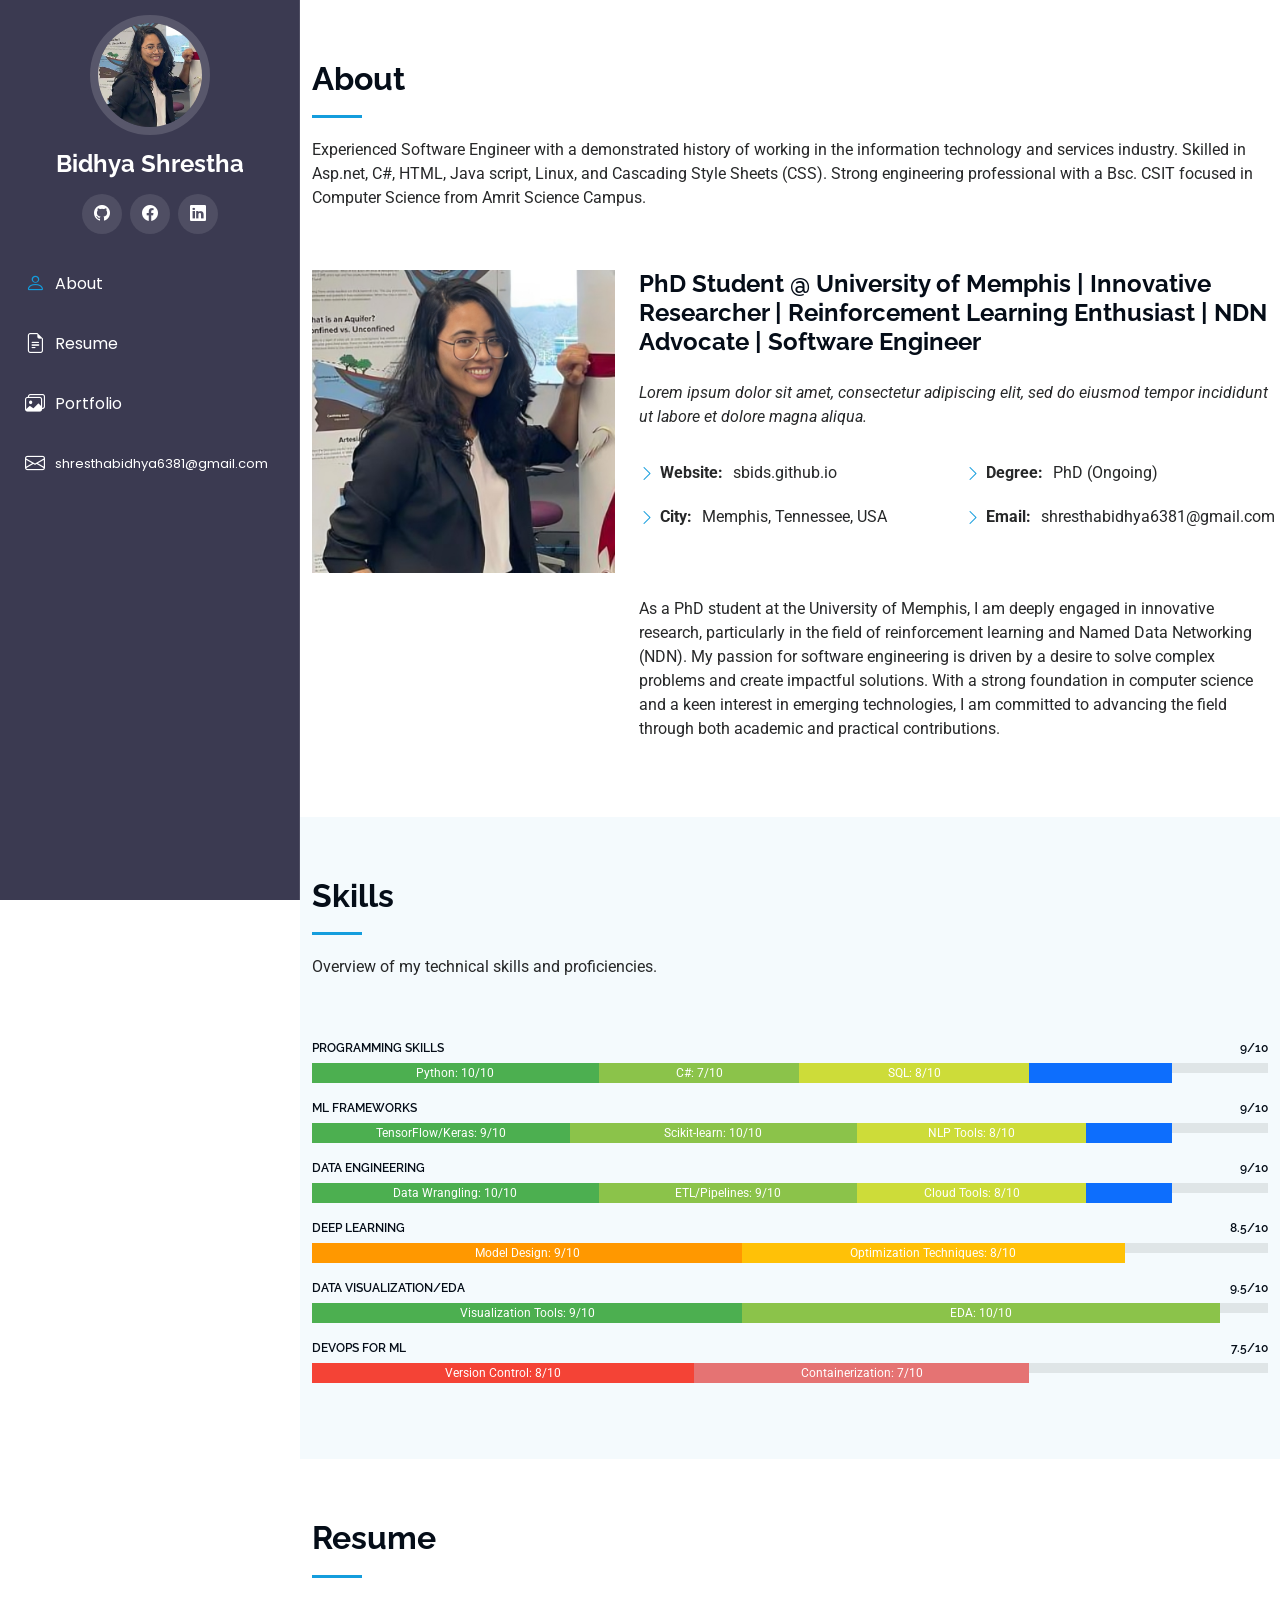
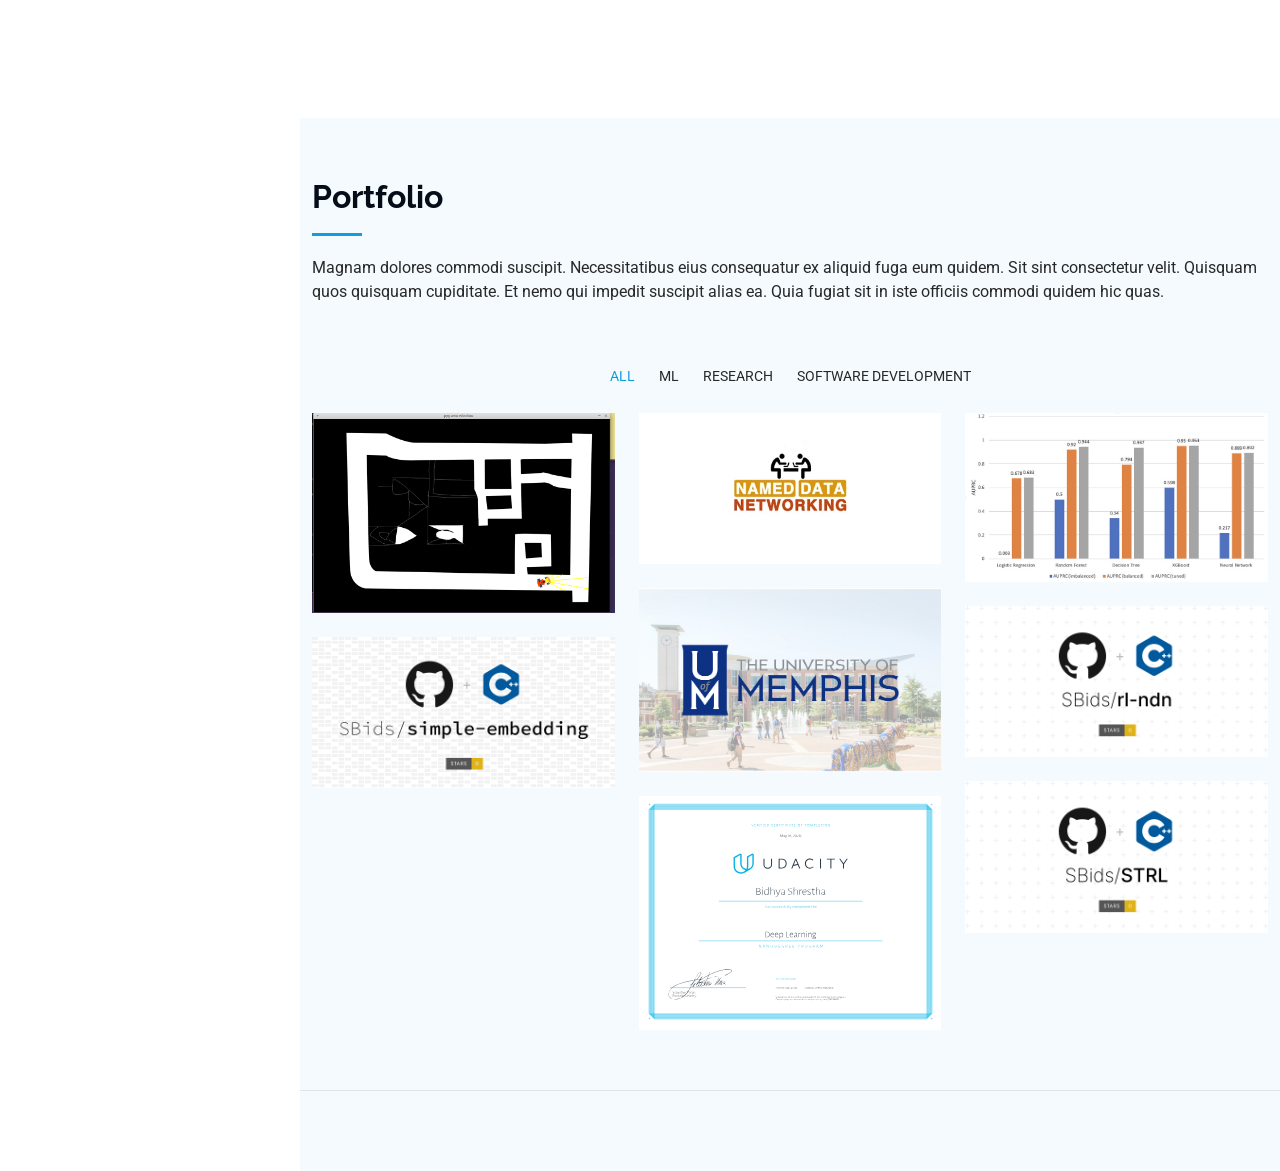
<file: index.html>
<!DOCTYPE html>
<html lang="en">

<head>
  <meta charset="utf-8">
  <meta content="width=device-width, initial-scale=1.0" name="viewport">
  <title>Portfolio | Bidhya Shrestha</title>
  <link href="assets/img/favicon.png" rel="icon">
  
  <link href="https://fonts.googleapis.com" rel="preconnect">
  <link href="https://fonts.gstatic.com" rel="preconnect" crossorigin>
  <link href="https://fonts.googleapis.com/css2?family=Roboto:ital,wght@0,100;0,300;0,400;0,500;0,700;0,900;1,100;1,300;1,400;1,500;1,700;1,900&family=Poppins:ital,wght@0,100;0,200;0,300;0,400;0,500;0,600;0,700;0,800;0,900;1,100;1,200;1,300;1,400;1,500;1,600;1,700;1,800;1,900&family=Raleway:ital,wght@0,100;0,200;0,300;0,400;0,500;0,600;0,700;0,800;0,900;1,100;1,200;1,300;1,400;1,500;1,600;1,700;1,800;1,900&display=swap" rel="stylesheet">

  <!-- Vendor CSS Files -->
  <link href="assets/vendor/bootstrap/css/bootstrap.min.css" rel="stylesheet">
  <link href="assets/vendor/bootstrap-icons/bootstrap-icons.css" rel="stylesheet">
  <link href="assets/vendor/aos/aos.css" rel="stylesheet">
  <link href="assets/vendor/glightbox/css/glightbox.min.css" rel="stylesheet">
  <link href="assets/vendor/swiper/swiper-bundle.min.css" rel="stylesheet">

  <!-- Main CSS File -->
  <link href="assets/css/main.css" rel="stylesheet">

</head>

<body class="index-page">

  <header id="header" class="header primary-background d-flex flex-column">
    <i class="header-toggle d-xl-none bi bi-list"></i>

    <div class="profile-img">
      <img src="assets/img/bidhya.png" alt="" class="img-fluid rounded-circle">
    </div>

    <a href="index.html" class="logo d-flex align-items-center justify-content-center">
      <h1 class="sitename">Bidhya Shrestha</h1>
    </a>

    <div class="social-links text-center">
      <a href="https://github.com/SBids" class="github"><i class="bi bi-github"></i></a>
      <a href="https://www.facebook.com/scientia.avellit" class="facebook"><i class="bi bi-facebook"></i></a>
      <a href="https://www.linkedin.com/in/bidhya-shrestha-98ab3a123/" class="linkedin"><i class="bi bi-linkedin"></i></a>
    </div>

    <nav id="navmenu" class="navmenu">
      <ul>
        <li><a href="#about"><i class="bi bi-person navicon"></i> About</a></li>
        <li><a href="#resume"><i class="bi bi-file-earmark-text navicon"></i> Resume</a></li>
        <li><a href="#portfolio"><i class="bi bi-images navicon"></i> Portfolio</a></li>
        <li><a href="mailto:shresthabidhya6381@gmail.com" style="font-size: small;"><i class="bi bi-envelope navicon"></i> shresthabidhya6381@gmail.com</a></li>
      </ul>
    </nav>

  </header>

  <main class="main">

    
    <!-- About Section -->
    <section id="about" class="about section">

      <!-- Section Title -->
      <div class="container section-title" data-aos="fade-up">
        <h2>About</h2>
        <p>Experienced Software Engineer with a demonstrated history of working in the information technology and services industry. Skilled in Asp.net, C#, HTML, Java script, Linux, and Cascading Style Sheets (CSS). Strong engineering professional with a Bsc. CSIT focused in Computer Science from Amrit Science Campus.         </p>
      </div><!-- End Section Title -->

      <div class="container" data-aos="fade-up" data-aos-delay="100">

        <div class="row gy-4 justify-content-center">
          <div class="col-lg-4">
            <img src="assets/img/bidhya.png" class="img-fluid" alt="">
          </div>
          <div class="col-lg-8 content">
            <h2>PhD Student @ University of Memphis | Innovative Researcher | Reinforcement Learning Enthusiast | NDN Advocate | Software Engineer</h2>
            <p class="fst-italic py-3">
              Lorem ipsum dolor sit amet, consectetur adipiscing elit, sed do eiusmod tempor incididunt ut labore et dolore
              magna aliqua.
            </p>
            <div class="row">
              <div class="col-lg-6">
                <ul>
                  <li><i class="bi bi-chevron-right"></i> <strong>Website:</strong> <span>sbids.github.io</span></li>
                  <!-- <li><i class="bi bi-chevron-right"></i> <strong>Phone:</strong> <span>+123 456 7890</span></li> -->
                  <li><i class="bi bi-chevron-right"></i> <strong>City:</strong> <span>Memphis, Tennessee, USA</span></li>
                </ul>
              </div>
              <div class="col-lg-6">
                <ul>
                  <li><i class="bi bi-chevron-right"></i> <strong>Degree:</strong> <span>PhD (Ongoing)</span></li>
                  <li><i class="bi bi-chevron-right"></i> <strong>Email:</strong> <span>shresthabidhya6381@gmail.com</span></li>
              </div>
            </div>
            <p class="py-3">
            <p>
              As a PhD student at the University of Memphis, I am deeply engaged in innovative research, particularly in the field of reinforcement learning and Named Data Networking (NDN). My passion for software engineering is driven by a desire to solve complex problems and create impactful solutions. With a strong foundation in computer science and a keen interest in emerging technologies, I am committed to advancing the field through both academic and practical contributions.
            </p>
            </p>
          </div>
        </div>

      </div>

    </section><!-- /About Section -->

    
<!-- Skills Section -->
<section id="skills" class="skills section light-background">

  <!-- Section Title -->
  <div class="container section-title" data-aos="fade-up">
    <h2>Skills</h2>
    <p>Overview of my technical skills and proficiencies.</p>
  </div><!-- End Section Title -->

  <div class="container" data-aos="fade-up" data-aos-delay="100">

    <div class="row skills-content skills-animation">

      <div class="col-lg-12">

        <div class="progress">
          <span class="skill">Programming Skills <i class="val">9/10</i></span>
          <div class="progress-bar-wrap">
            <div class="progress-bar" role="progressbar" aria-valuenow="90" aria-valuemin="0" aria-valuemax="100" style="width: 90%;">
              <div style="width: 33.33%; background-color: #4caf50;" title="Python: 10/10">Python: 10/10</div>
              <div style="width: 23.33%; background-color: #8bc34a;" title="C#: 7/10">C#: 7/10</div>
              <div style="width: 26.67%; background-color: #cddc39;" title="SQL: 8/10">SQL: 8/10</div>
            </div>
          </div>
        </div><!-- End Skills Item -->

        <div class="progress">
          <span class="skill">ML Frameworks <i class="val">9/10</i></span>
          <div class="progress-bar-wrap">
            <div class="progress-bar" role="progressbar" aria-valuenow="90" aria-valuemin="0" aria-valuemax="100" style="width: 90%;">
              <div style="width: 30%; background-color: #4caf50;" title="TensorFlow/Keras: 9/10">TensorFlow/Keras: 9/10</div>
              <div style="width: 33.33%; background-color: #8bc34a;" title="Scikit-learn: 10/10">Scikit-learn: 10/10</div>
              <div style="width: 26.67%; background-color: #cddc39;" title="NLP Tools: 8/10">NLP Tools: 8/10</div>
            </div>
          </div>
        </div><!-- End Skills Item -->

        <div class="progress">
          <span class="skill">Data Engineering <i class="val">9/10</i></span>
          <div class="progress-bar-wrap">
            <div class="progress-bar" role="progressbar" aria-valuenow="90" aria-valuemin="0" aria-valuemax="100" style="width: 90%;">
              <div style="width: 33.33%; background-color: #4caf50;" title="Data Wrangling: 10/10">Data Wrangling: 10/10</div>
              <div style="width: 30%; background-color: #8bc34a;" title="ETL/Pipelines: 9/10">ETL/Pipelines: 9/10</div>
              <div style="width: 26.67%; background-color: #cddc39;" title="Cloud Tools: 8/10">Cloud Tools: 8/10</div>
            </div>
          </div>
        </div><!-- End Skills Item -->

        <div class="progress">
          <span class="skill">Deep Learning <i class="val">8.5/10</i></span>
          <div class="progress-bar-wrap">
            <div class="progress-bar" role="progressbar" aria-valuenow="85" aria-valuemin="0" aria-valuemax="100" style="width: 85%;">
              <div style="width: 52.94%; background-color: #ff9800;" title="Model Design: 9/10">Model Design: 9/10</div>
              <div style="width: 47.06%; background-color: #ffc107;" title="Optimization Techniques: 8/10">Optimization Techniques: 8/10</div>
            </div>
          </div>
        </div><!-- End Skills Item -->

        <div class="progress">
          <span class="skill">Data Visualization/EDA <i class="val">9.5/10</i></span>
          <div class="progress-bar-wrap">
            <div class="progress-bar" role="progressbar" aria-valuenow="95" aria-valuemin="0" aria-valuemax="100" style="width: 95%;">
              <div style="width: 47.37%; background-color: #4caf50;" title="Visualization Tools: 9/10">Visualization Tools: 9/10</div>
              <div style="width: 52.63%; background-color: #8bc34a;" title="EDA: 10/10">EDA: 10/10</div>
            </div>
          </div>
        </div><!-- End Skills Item -->

        <div class="progress">
          <span class="skill">DevOps for ML <i class="val">7.5/10</i></span>
          <div class="progress-bar-wrap">
            <div class="progress-bar" role="progressbar" aria-valuenow="75" aria-valuemin="0" aria-valuemax="100" style="width: 75%;">
              <div style="width: 53.33%; background-color: #f44336;" title="Version Control: 8/10">Version Control: 8/10</div>
              <div style="width: 46.67%; background-color: #e57373;" title="Containerization: 7/10">Containerization: 7/10</div>
            </div>
          </div>
        </div><!-- End Skills Item -->

      </div>

    </div>

  </div>

</section><!-- /Skills Section -->

    <section id="resume" class="resume section">

      <div class="container section-title" data-aos="fade-up">
        <h2>Resume</h2>
      </div><!-- End Section Title -->

      <div class="container">


      </div>

    </section><!-- /Resume Section -->
<!-- Portfolio Section -->
<section id="portfolio" class="portfolio section light-background">

  <!-- Section Title -->
  <div class="container section-title" data-aos="fade-up">
    <h2>Portfolio</h2>
    <p>Magnam dolores commodi suscipit. Necessitatibus eius consequatur ex aliquid fuga eum quidem. Sit sint consectetur velit. Quisquam quos quisquam cupiditate. Et nemo qui impedit suscipit alias ea. Quia fugiat sit in iste officiis commodi quidem hic quas.</p>
  </div><!-- End Section Title -->

  <div class="container">

    <div class="isotope-layout" data-default-filter="*" data-layout="masonry" data-sort="original-order">

      <ul class="portfolio-filters isotope-filters" data-aos="fade-up" data-aos-delay="100">
        <li data-filter="*" class="filter-active">All</li>
        <li data-filter=".filter-ml">ML</li>
        <li data-filter=".filter-research">Research</li>
        <li data-filter=".filter-app">Software Development</li>
      </ul><!-- End Portfolio Filters -->

      <div class="row gy-4 isotope-container" data-aos="fade-up" data-aos-delay="200">

        <!-- 2D Self-Driving Car -->
        <div class="col-lg-4 col-md-6 portfolio-item isotope-item filter-ml">
          <div class="portfolio-content h-100">
            <img src="assets/img/portfolio/game.png" class="img-fluid" alt="2D Self-Driving Car">
            <div class="portfolio-info">
              <h4>2D Self-Driving Car</h4>
              <p>A project to simulate a self-driving car in a 2D environment.</p>
              <a href="https://github.com/SBids/2d-self-driving-car" title="2D Self-Driving Car" class="details-link"><i class="bi bi-link-45deg"></i></a>
            </div>
          </div>
        </div><!-- End Portfolio Item -->

        <!-- NFD-rl-st -->
        <div class="col-lg-4 col-md-6 portfolio-item isotope-item filter-research">
          <div class="portfolio-content h-100">
            <img src="assets/img/portfolio/ndn.webp" class="img-fluid" alt="NFD-rl-st">
            <div class="portfolio-info">
              <h4>NFD-rl-st</h4>
              <p>Named Data Networking Forwarding Daemon with reinforcement learning.</p>
              <a href="https://github.com/SBids/NFD-rl-st" title="NFD-rl-st" class="details-link"><i class="bi bi-link-45deg"></i></a>
            </div>
          </div>
        </div><!-- End Portfolio Item -->

        <!-- Performance Analysis ML Models -->
        <div class="col-lg-4 col-md-6 portfolio-item isotope-item filter-research filter-ml">
          <div class="portfolio-content h-100">
            <img src="assets/img/portfolio/performance-analysis-ml.jpg" class="img-fluid" alt="Performance Analysis ML Models">
            <div class="portfolio-info">
              <h4>Performance Analysis ML Models</h4>
              <p>Analysis of machine learning models on financial crime detection.</p>
              <a href="https://github.com/SBids/performance-analysis-ml-models-on-financial-crime-detection" title="Performance Analysis ML Models" class="details-link"><i class="bi bi-link-45deg"></i></a>
            </div>
          </div>
        </div><!-- End Portfolio Item -->

        <!-- Retrieval Engine for UoM -->
        <div class="col-lg-4 col-md-6 portfolio-item isotope-item filter-app">
          <div class="portfolio-content h-100">
            <img src="assets/img/portfolio/UoM-Port-Cover.jpg" class="img-fluid" alt="Retrieval Engine for UoM">
            <div class="portfolio-info">
              <h4>Retrieval Engine for UoM</h4>
              <p>A search engine for retrieving information from the University of Memphis.</p>
              <a href="https://github.com/SBids/retrieval-engine-for-UofM" title="Retrieval Engine for UoM" class="details-link"><i class="bi bi-link-45deg"></i></a>
            </div>
          </div>
        </div><!-- End Portfolio Item -->

        <!-- RL-NDN -->
        <div class="col-lg-4 col-md-6 portfolio-item isotope-item filter-research filter-ml">
          <div class="portfolio-content h-100">
            <img src="assets/img/portfolio/rl-ndn.png" class="img-fluid" alt="RL-NDN">
            <div class="portfolio-info">
              <h4>RL-NDN</h4>
              <p>Reinforcement learning for Named Data Networking.</p>
              <a href="https://github.com/SBids/rl-ndn" title="RL-NDN" class="details-link"><i class="bi bi-link-45deg"></i></a>
            </div>
          </div>
        </div><!-- End Portfolio Item -->

        <!-- Simple Embedding -->
        <div class="col-lg-4 col-md-6 portfolio-item isotope-item filter-research">
          <div class="portfolio-content h-100">
            <img src="assets/img/portfolio/simple-embedding.png" class="img-fluid" alt="Simple Embedding">
            <div class="portfolio-info">
              <h4>Simple Embedding</h4>
              <p>A project focused on simple embedding techniques.</p>
              <a href="https://github.com/SBids/simple-embedding" title="Simple Embedding" class="details-link"><i class="bi bi-link-45deg"></i></a>
            </div>
          </div>
        </div><!-- End Portfolio Item -->

        <!-- STRL -->
        <div class="col-lg-4 col-md-6 portfolio-item isotope-item filter-research">
          <div class="portfolio-content h-100">
            <img src="assets/img/portfolio/STRL.png" class="img-fluid" alt="STRL">
            <div class="portfolio-info">
              <h4>STRL</h4>
              <p>Project on Spatio-Temporal Reinforcement Learning.</p>
              <a href="https://github.com/SBids/STRL" title="STRL" class="details-link"><i class="bi bi-link-45deg"></i></a>
            </div>
          </div>
        </div><!-- End Portfolio Item -->

        <!-- Udacity Deep Learning Nanodegree -->
        <div class="col-lg-4 col-md-6 portfolio-item isotope-item filter-product">
          <div class="portfolio-content h-100">
            <img src="assets/img/portfolio/819f04cd-0db6-4698-8061-fc2bee44b8fb.svg" class="img-fluid" alt="Udacity Deep Learning Nanodegree">
            <div class="portfolio-info">
              <h4>Udacity Deep Learning Nanodegree</h4>
              <p>This repository consists of all the projects of Deep learning nanodegree, Udacity.</p>
              <a href="https://github.com/SBids/udacity-deep-learning-nanodegree" title="Udacity Deep Learning Nanodegree" class="details-link"><i class="bi bi-link-45deg"></i></a>
            </div>
          </div>
        </div><!-- End Portfolio Item -->

      </div><!-- End Portfolio Container -->

    </div>

  </div>

</section><!-- /Portfolio Section -->

  </main>

  <footer id="footer" class="footer position-relative light-background">

    <div class="container">
      <div class="credits" style="display: none;">
        <!-- All the links in the footer should remain intact. -->
        <!-- You can delete the links only if you've purchased the pro version. -->
        <!-- Licensing information: https://bootstrapmade.com/license/ -->
        <!-- Purchase the pro version with working PHP/AJAX contact form: [buy-url] -->
        Designed by <a href="https://bootstrapmade.com/">BootstrapMade</a>
      </div>
    </div>

  </footer>

  <!-- Scroll Top -->
  <a href="#" id="scroll-top" class="scroll-top d-flex align-items-center justify-content-center"><i class="bi bi-arrow-up-short"></i></a>

  <!-- Preloader -->
  <div id="preloader"></div>

  <!-- Vendor JS Files -->
  <script src="assets/vendor/bootstrap/js/bootstrap.bundle.min.js"></script>
  <script src="assets/vendor/aos/aos.js"></script>
  <script src="assets/vendor/typed.js/typed.umd.js"></script>
  <script src="assets/vendor/purecounter/purecounter_vanilla.js"></script>
  <script src="assets/vendor/waypoints/noframework.waypoints.js"></script>
  <script src="assets/vendor/glightbox/js/glightbox.min.js"></script>
  <script src="assets/vendor/imagesloaded/imagesloaded.pkgd.min.js"></script>
  <script src="assets/vendor/isotope-layout/isotope.pkgd.min.js"></script>
  <script src="assets/vendor/swiper/swiper-bundle.min.js"></script>

  <!-- Main JS File -->
  <script src="assets/js/main.js"></script>

</body>

</html>
</file>
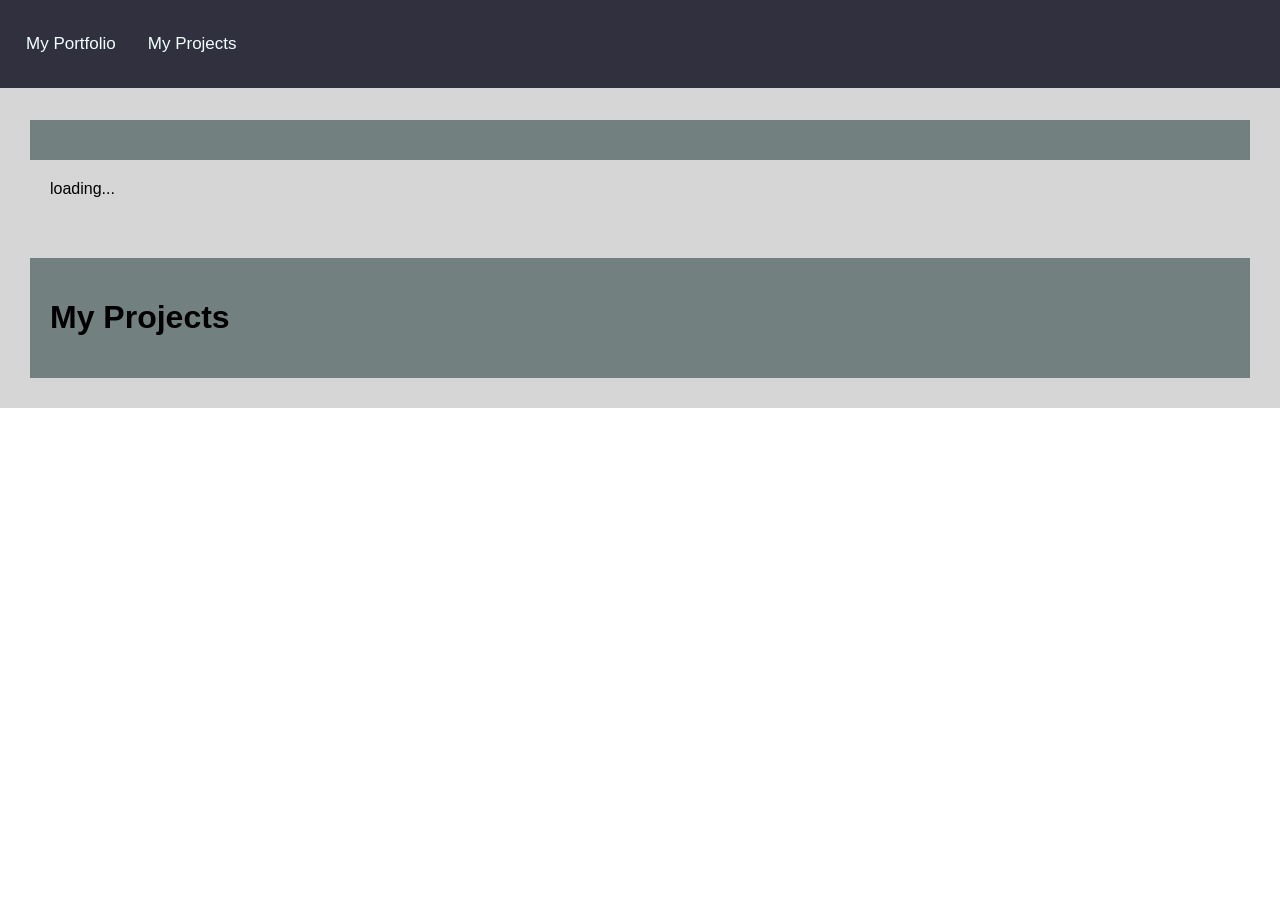
<file: portfolio.html>
<!DOCTYPE html>
<html lang="en">
    <head>
        <meta name="viewport" content="width=device-width, initial-scale=1.0">
        <title>My Portfolio</title>
        <link rel="stylesheet" href="https://cdnjs.cloudflare.com/ajax/libs/font-awesome/4.7.0/css/font-awesome.min.css">
        <style>
            body{
                margin: 0;
                font-family: Arial, Helvetica, sans-serif;
            }
            div{
                padding: 20px 20px 20px 20px;
            }
            .container{
                background-color:#cccc;
                padding: 120px 30px 30px 30px;
                
            }
            .topnav{
                overflow: hidden;
                background-color:rgb(48, 48, 63);
                padding: 20px 10px;
                transition: 0.4s;
                position: fixed;
                width: 100%;
                top: 0;
                z-index:99;
            }
            .topnav a{
                float: left;
                color:azure;
                text-align: center;
                padding: 14px 16px;
                text-decoration: burlywood;
                font-size: 17px;
            }
            .topnav a:hover{
                background-color:cadetblue;
                color: white;
            }
            .topnav .icon {
                display: none;
            }

            @media screen and (max-width: 600px) {
            .topnav a:not(:first-child) {display: none;}
            .topnav a.icon {
                float: right;
                display: block;
            }
            }
            
            @media screen and (max-width: 600px) {
            .topnav.responsive {position: relative;}
            .topnav.responsive .icon {
                position: absolute;
                right: 0;
                top: 0;
            }
            .topnav.responsive a {
                float: none;
                display: block;
                text-align: left;
            }
            }




        </style>
    </head>
    <body>
        <div class="topnav" id="myTopnav">
            <a class="active" href="#home">My Portfolio</a>           
            <a href="#project">My Projects</a>
            <a href="javascript:void(0);" class="icon" onclick="myFunction()">
                <i class="fa fa-bars"></i>
            </a>

        </div>
        <div class="container">
            <div style='background-color: rgb(115, 128, 128); margin:auto'>
                <div style='margin:auto; background-color:rgb(115, 128, 128); width:50%;'class="main" id="mainContainer" hidden>
                    <img height="250" width="250" id="profileImage">
                    <h2 id="fullName"></h2>
                    <h3 id="companyName"></h3>
                    <h4 id="companyLocation"></h4>
                    <h5 id="followersInfo"></h5>
                    <p>
                        Check me on <a id="githubLink">Github</a>
                    </p>
                </div>
            </div>
            
            <div id="loading">
                loading...
            </div>
            <div style="padding:20px 20px">
                
            </div>
            <div style="background-color:rgb(115, 128, 128)"  id="project">
                <h1>My Projects</h1>
              
            </div>
        </div>


        <script>
            fetch("https://api.github.com/users/sbids")
            .then(response => response.json())
            .then(function(data){
                let followersCount = data['followers']
                let followersInfo = `I have been followed by ${followersCount} awesome people`
                document.getElementById('profileImage').src = data['avatar_url']
                document.getElementById('fullName').textContent = data['name']
                document.getElementById('companyName').textContent = data['company']
                document.getElementById('companyLocation').textContent = data['location']
                document.getElementById('followersInfo').textContent = followersInfo
                document.getElementById('githubLink').href = data['html_url']
                document.getElementById('mainContainer').hidden = false
                document.getElementById('loading').hidden = true

            })

            fetch("https://api.github.com/users/sbids/repos")
            .then(response => response.json())
            .then(function(data){
                for(x of data){
                    let anchor = document.createElement("a");
                    anchor.href = x.html_url;
                    anchor.textContent = x.name;
                                       
                    let m = document.createElement("OL");
                    m.setAttribute("id", "myOl");
                    document.getElementById('project').appendChild(m)

                    let y = document.createElement("LI");
                    y.appendChild(anchor).style.fontSize="large";
                    document.getElementById("myOl").appendChild(y)
                }
            })
            

            function myFunction() {
                var x = document.getElementById("myTopnav");
                if (x.className === "topnav") {
                    x.className += " responsive";
                } else {
                    x.className = "topnav";
                }
            }
            window.onscroll = function() {scrollFunction()};

            function scrollFunction() {
            if (document.body.scrollTop > 80 || document.documentElement.scrollTop > 80) {
                document.getElementById("myTopnav").style.padding = "20px 10px";
            } else {
                document.getElementById("myTopnav").style.padding = "20px 10px";
            }
            }
        </script>
    </body>
</html>
</file>
<file: assets/css/main.css>
/**
* Template Name: iPortfolio
* Template URL: https://bootstrapmade.com/iportfolio-bootstrap-portfolio-websites-template/
* Updated: Jun 29 2024 with Bootstrap v5.3.3
* Author: BootstrapMade.com
* License: https://bootstrapmade.com/license/
*/

/*--------------------------------------------------------------
# Font & Color Variables
# Help: https://bootstrapmade.com/color-system/
--------------------------------------------------------------*/
/* Fonts */
:root {
  --default-font: "Roboto",  system-ui, -apple-system, "Segoe UI", Roboto, "Helvetica Neue", Arial, "Noto Sans", "Liberation Sans", sans-serif, "Apple Color Emoji", "Segoe UI Emoji", "Segoe UI Symbol", "Noto Color Emoji";
  --heading-font: "Raleway",  sans-serif;
  --nav-font: "Poppins",  sans-serif;
}

/* Global Colors - The following color variables are used throughout the website. Updating them here will change the color scheme of the entire website */
:root { 
  --background-color: #ffffff; /* Background color for the entire website, including individual sections */
  --default-color: #272829; /* Default color used for the majority of the text content across the entire website */
  --heading-color: #050d18; /* Color for headings, subheadings and title throughout the website */
  --accent-color: #149ddd; /* Accent color that represents your brand on the website. It's used for buttons, links, and other elements that need to stand out */
  --surface-color: #ffffff; /* The surface color is used as a background of boxed elements within sections, such as cards, icon boxes, or other elements that require a visual separation from the global background. */
  --contrast-color: #ffffff; /* Contrast color for text, ensuring readability against backgrounds of accent, heading, or default colors. */
}

/* Nav Menu Colors - The following color variables are used specifically for the navigation menu. They are separate from the global colors to allow for more customization options */
:root {
  --nav-color: #a8a9b4;  /* The default color of the main navmenu links */
  --nav-hover-color: #ffffff; /* Applied to main navmenu links when they are hovered over or active */
  --nav-mobile-background-color: #040b14; /* Used as the background color for mobile navigation menu */
  --nav-dropdown-background-color: #040b14; /* Used as the background color for dropdown items that appear when hovering over primary navigation items */
  --nav-dropdown-color: #a8a9b4; /* Used for navigation links of the dropdown items in the navigation menu. */
  --nav-dropdown-hover-color: #ffffff; /* Similar to --nav-hover-color, this color is applied to dropdown navigation links when they are hovered over. */
}

/* Color Presets - These classes override global colors when applied to any section or element, providing reuse of the sam color scheme. */

.light-background {
  --background-color: #f4fafd;
  --surface-color: #ffffff;
}

.dark-background {
  --background-color: #040b14;
  --default-color: #ffffff;
  --heading-color: #ffffff;
  --surface-color: #151f2b;
  --contrast-color: #ffffff;
}
.primary-background {
  --background-color: #3B3A51;
  --default-color: #ffffff;
  --heading-color: #ffffff;
  --surface-color: #ffffff;
  --contrast-color: #ffffff;
  --nav-color: #ffffff;
}


/* Smooth scroll */
:root {
  scroll-behavior: smooth;
}

/*--------------------------------------------------------------
# General Styling & Shared Classes
--------------------------------------------------------------*/
body {
  color: var(--default-color);
  background-color: var(--background-color);
  font-family: var(--default-font);
}

a {
  color: var(--accent-color);
  text-decoration: none;
  transition: 0.3s;
}

a:hover {
  color: color-mix(in srgb, var(--accent-color), transparent 25%);
  text-decoration: none;
}

h1,
h2,
h3,
h4,
h5,
h6 {
  color: var(--heading-color);
  font-family: var(--heading-font);
}

/* PHP Email Form Messages
------------------------------*/
.php-email-form .error-message {
  display: none;
  background: #df1529;
  color: #ffffff;
  text-align: left;
  padding: 15px;
  margin-bottom: 24px;
  font-weight: 600;
}

.php-email-form .sent-message {
  display: none;
  color: #ffffff;
  background: #059652;
  text-align: center;
  padding: 15px;
  margin-bottom: 24px;
  font-weight: 600;
}

.php-email-form .loading {
  display: none;
  background: var(--surface-color);
  text-align: center;
  padding: 15px;
  margin-bottom: 24px;
}

.php-email-form .loading:before {
  content: "";
  display: inline-block;
  border-radius: 50%;
  width: 24px;
  height: 24px;
  margin: 0 10px -6px 0;
  border: 3px solid var(--accent-color);
  border-top-color: var(--surface-color);
  animation: php-email-form-loading 1s linear infinite;
}

@keyframes php-email-form-loading {
  0% {
    transform: rotate(0deg);
  }

  100% {
    transform: rotate(360deg);
  }
}

/*--------------------------------------------------------------
# Global Header
--------------------------------------------------------------*/
.header {
  color: var(--default-color);
  background-color: var(--background-color);
  position: fixed;
  top: 0;
  left: 0;
  bottom: 0;
  padding: 0 15px;
  width: 300px;
  transition: all ease-in-out 0.3s;
  overflow-y: auto;
  z-index: 997;
  border-right: 1px solid color-mix(in srgb, var(--default-color), transparent 90%);
}

.header .profile-img img {
  margin: 15px auto;
  display: block;
  width: 120px;
  border: 8px solid color-mix(in srgb, var(--default-color), transparent 85%);
}

.header .logo {
  line-height: 1;
  margin-bottom: 15px;
}

.header .logo img {
  max-height: 32px;
  margin-right: 8px;
}

.header .logo h1 {
  font-size: 24px;
  margin: 0;
  font-weight: 700;
  color: var(--heading-color);
}

.header .social-links {
  margin: 0 0 20px 0;
}

.header .social-links a {
  font-size: 16px;
  display: inline-flex;
  align-items: center;
  justify-content: center;
  background: color-mix(in srgb, var(--default-color), transparent 90%);
  color: var(--default-color);
  margin: 0 2px;
  border-radius: 50%;
  text-align: center;
  width: 40px;
  height: 40px;
  transition: 0.3s;
}

.header .social-links a:hover {
  color: var(--contrast-color);
  background: var(--accent-color);
}

@media (min-width: 1200px) {

  .header~main,
  .header~#footer {
    margin-left: 300px;
  }
}

@media (max-width: 1199px) {
  .header {
    left: -100%;
  }
}

.header.header-show {
  left: 0;
}

.header .header-toggle {
  color: var(--contrast-color);
  background-color: var(--accent-color);
  font-size: 22px;
  display: flex;
  align-items: center;
  justify-content: center;
  width: 40px;
  height: 40px;
  border-radius: 50%;
  cursor: pointer;
  position: fixed;
  top: 15px;
  right: 15px;
  z-index: 9999;
  transition: background-color 0.3s;
}

.header .header-toggle:hover {
  color: var(--contrast-color);
  background-color: color-mix(in srgb, var(--accent-color) 90%, white 15%);
}

/*--------------------------------------------------------------
# Navigation Menu
--------------------------------------------------------------*/
.mobile-nav-toggle {
  display: none;
}

.navmenu {
  padding: 0;
  z-index: 9997;
}

.navmenu ul {
  list-style: none;
  padding: 0 0 20px 0;
  margin: 0;
}

.navmenu a,
.navmenu a:focus {
  color: var(--nav-color);
  padding: 15px 10px;
  font-family: var(--nav-font);
  font-size: 16px;
  font-weight: 400;
  display: flex;
  align-items: center;
  white-space: nowrap;
  transition: 0.3s;
  width: 100%;
}

.navmenu a .navicon,
.navmenu a:focus .navicon {
  font-size: 20px;
  margin-right: 10px;
}

.navmenu a .toggle-dropdown,
.navmenu a:focus .toggle-dropdown {
  font-size: 12px;
  line-height: 0;
  margin-left: auto;
  width: 30px;
  height: 30px;
  display: flex;
  align-items: center;
  justify-content: center;
  border-radius: 50%;
  transition: 0.3s;
  flex-shrink: 0;
  background-color: color-mix(in srgb, var(--accent-color), transparent 90%);
}

.navmenu a .toggle-dropdown:hover,
.navmenu a:focus .toggle-dropdown:hover {
  background-color: var(--accent-color);
  color: var(--contrast-color);
}

.navmenu a:hover,
.navmenu .active,
.navmenu .active:focus {
  color: var(--nav-hover-color);
}

.navmenu a:hover .navicon,
.navmenu .active .navicon,
.navmenu .active:focus .navicon {
  color: var(--accent-color);
}

.navmenu .active .toggle-dropdown,
.navmenu .active:focus .toggle-dropdown {
  background-color: var(--accent-color);
  color: var(--contrast-color);
  transform: rotate(180deg);
}

.navmenu .dropdown {
  display: block;
}

.navmenu .dropdown a,
.navmenu .dropdown a:focus {
  color: --nav-dropdown-color;
}

.navmenu .dropdown a:hover,
.navmenu .dropdown .active,
.navmenu .dropdown .active:focus {
  color: var(--nav-dropdown-hover-color);
}

.navmenu .dropdown ul {
  position: static;
  display: none;
  z-index: 99;
  padding: 5px 10px;
  margin: 5px 10px;
  background-color: var(--nav-dropdown-background-color);
  border: 1px solid color-mix(in srgb, var(--default-color), transparent 90%);
  box-shadow: none;
  transition: all 0.5s ease-in-out;
}

.navmenu .dropdown ul ul {
  background-color: rgba(33, 37, 41, 0.1);
}

.navmenu .dropdown>.dropdown-active {
  display: block;
  background-color: rgba(33, 37, 41, 0.03);
}

/*--------------------------------------------------------------
# Global Footer
--------------------------------------------------------------*/
.footer {
  color: var(--default-color);
  background-color: var(--background-color);
  font-size: 14px;
  padding: 40px 0;
  position: relative;
  border-top: 1px solid color-mix(in srgb, var(--default-color), transparent 90%);
}

.footer .copyright p {
  margin-bottom: 0;
}

.footer .credits {
  margin-top: 4px;
  font-size: 13px;
  text-align: center;
}

/*--------------------------------------------------------------
# Preloader
--------------------------------------------------------------*/
#preloader {
  position: fixed;
  inset: 0;
  z-index: 999999;
  overflow: hidden;
  background: var(--background-color);
  transition: all 0.6s ease-out;
}

#preloader:before {
  content: "";
  position: fixed;
  top: calc(50% - 30px);
  left: calc(50% - 30px);
  border: 6px solid #ffffff;
  border-color: var(--accent-color) transparent var(--accent-color) transparent;
  border-radius: 50%;
  width: 60px;
  height: 60px;
  animation: animate-preloader 1.5s linear infinite;
}

@keyframes animate-preloader {
  0% {
    transform: rotate(0deg);
  }

  100% {
    transform: rotate(360deg);
  }
}

/*--------------------------------------------------------------
# Scroll Top Button
--------------------------------------------------------------*/
.scroll-top {
  position: fixed;
  visibility: hidden;
  opacity: 0;
  right: 15px;
  bottom: -15px;
  z-index: 99999;
  background-color: var(--accent-color);
  width: 44px;
  height: 44px;
  border-radius: 50px;
  transition: all 0.4s;
}

.scroll-top i {
  font-size: 24px;
  color: var(--contrast-color);
  line-height: 0;
}

.scroll-top:hover {
  background-color: color-mix(in srgb, var(--accent-color), transparent 20%);
  color: var(--contrast-color);
}

.scroll-top.active {
  visibility: visible;
  opacity: 1;
  bottom: 15px;
}

/*--------------------------------------------------------------
# Disable aos animation delay on mobile devices
--------------------------------------------------------------*/
@media screen and (max-width: 768px) {
  [data-aos-delay] {
    transition-delay: 0 !important;
  }
}

/*--------------------------------------------------------------
# Global Page Titles & Breadcrumbs
--------------------------------------------------------------*/
.page-title {
  color: var(--default-color);
  background-color: var(--background-color);
  padding: 25px 0;
  position: relative;
}

.page-title h1 {
  font-size: 24px;
  font-weight: 700;
}

.page-title .breadcrumbs ol {
  display: flex;
  flex-wrap: wrap;
  list-style: none;
  padding: 0;
  margin: 0;
  font-size: 14px;
  font-weight: 400;
}

.page-title .breadcrumbs ol li+li {
  padding-left: 10px;
}

.page-title .breadcrumbs ol li+li::before {
  content: "/";
  display: inline-block;
  padding-right: 10px;
  color: color-mix(in srgb, var(--default-color), transparent 70%);
}

/*--------------------------------------------------------------
# Global Sections
--------------------------------------------------------------*/
section,
.section {
  color: var(--default-color);
  background-color: var(--background-color);
  padding: 60px 0;
  overflow: clip;
}

/*--------------------------------------------------------------
# Global Section Titles
--------------------------------------------------------------*/
.section-title {
  padding-bottom: 60px;
  position: relative;
}

.section-title h2 {
  font-size: 32px;
  font-weight: 700;
  margin-bottom: 20px;
  padding-bottom: 20px;
  position: relative;
}

.section-title h2:after {
  content: "";
  position: absolute;
  display: block;
  width: 50px;
  height: 3px;
  background: var(--accent-color);
  left: 0;
  bottom: 0;
}

.section-title p {
  margin-bottom: 0;
}

/*--------------------------------------------------------------
# Hero Section
--------------------------------------------------------------*/
.hero {
  width: 100%;
  min-height: 100vh;
  position: relative;
  padding: 80px 0;
  display: flex;
  align-items: center;
  justify-content: center;
}

.hero img {
  position: absolute;
  inset: 0;
  display: block;
  width: 100%;
  height: 100%;
  object-fit: cover;
  z-index: 1;
}

.hero:before {
  content: "";
  background: color-mix(in srgb, var(--background-color), transparent 70%);
  position: absolute;
  inset: 0;
  z-index: 2;
}

.hero .container {
  position: relative;
  z-index: 3;
}

.hero h2 {
  margin: 0;
  font-size: 64px;
  font-weight: 700;
}

.hero p {
  margin: 5px 0 0 0;
  font-size: 26px;
}

.hero p span {
  letter-spacing: 1px;
  border-bottom: 2px solid var(--accent-color);
}

.hero .social-links {
  margin-top: 25px;
}

.hero .social-links a {
  font-size: 24px;
  display: inline-block;
  color: color-mix(in srgb, var(--default-color), transparent 50%);
  line-height: 1;
  margin-right: 20px;
  transition: 0.3s;
}

.hero .social-links a:hover {
  color: var(--accent-color);
}

@media (max-width: 768px) {
  .hero h2 {
    font-size: 32px;
  }

  .hero p {
    font-size: 20px;
  }
}

/*--------------------------------------------------------------
# About Section
--------------------------------------------------------------*/
.about .content h2 {
  font-weight: 700;
  font-size: 24px;
}

.about .content ul {
  list-style: none;
  padding: 0;
}

.about .content ul li {
  margin-bottom: 20px;
  display: flex;
  align-items: center;
}

.about .content ul strong {
  margin-right: 10px;
}

.about .content ul i {
  font-size: 16px;
  margin-right: 5px;
  color: var(--accent-color);
  line-height: 0;
}

/*--------------------------------------------------------------
# Stats Section
--------------------------------------------------------------*/
.stats .stats-item {
  padding: 30px;
  width: 100%;
}

.stats .stats-item i {
  color: var(--accent-color);
  display: block;
  font-size: 44px;
  float: left;
  line-height: 0;
}

.stats .stats-item .purecounter {
  color: var(--heading-color);
  font-size: 48px;
  line-height: 40px;
  display: block;
  font-weight: 700;
  margin-left: 60px;
}

.stats .stats-item p {
  color: color-mix(in srgb, var(--default-color), transparent 40%);
  padding: 15px 0 0 0;
  margin: 0 0 0 60px;
  font-family: var(--heading-font);
  font-size: 14px;
}

/*--------------------------------------------------------------
# Skills Section
--------------------------------------------------------------*/
.skills .progress {
  height: 60px;
  display: block;
  background: none;
  border-radius: 0;
}

.skills .progress .skill {
  color: var(--heading-color);
  padding: 0;
  margin: 0 0 6px 0;
  text-transform: uppercase;
  display: block;
  font-weight: 600;
  font-family: var(--heading-font);
}

.skills .progress .skill .val {
  float: right;
  font-style: normal;
}

.skills .progress-bar-wrap {
  background: color-mix(in srgb, var(--default-color), transparent 90%);
  height: 10px;
}

/* .skills .progress-bar {
  width: 1px;
  height: 10px;
  transition: 0.9s;
  background-color: var(--accent-color);
} */
.skills .progress-bar {
  display: flex; /* Use flexbox to align children horizontally */
  height: 20px; /* Define a height for the progress bar */
  overflow: visible; /* Hide overflow to keep bars within bounds */
  flex-direction: row;
  justify-content: left;
}
.skills .progress-bar div {
  height: 100%; /* Ensure each segment fills the height of the parent */
    flex-shrink: 0; /* Prevent the divs from shrinking */
    position: relative; /* Position relative for inner text */
    display: flex; /* Use flexbox for centering text */
    align-items: center; /* Vertically center text */
    justify-content: center; /* Horizontally center text */
    color: white; /* Text color for visibility */
    font-size: 12px; /* Adjust font size as needed */
}

/*--------------------------------------------------------------
# Resume Section
--------------------------------------------------------------*/
.resume .resume-title {
  color: var(--heading-color);
  font-size: 26px;
  font-weight: 700;
  margin-top: 20px;
  margin-bottom: 20px;
}

.resume .resume-item {
  padding: 0 0 20px 20px;
  margin-top: -2px;
  border-left: 2px solid var(--accent-color);
  position: relative;
}

.resume .resume-item h4 {
  line-height: 18px;
  font-size: 18px;
  font-weight: 600;
  text-transform: uppercase;
  color: color-mix(in srgb, var(--default-color), transparent 20%);
  margin-bottom: 10px;
}

.resume .resume-item h5 {
  font-size: 16px;
  padding: 5px 15px;
  display: inline-block;
  font-weight: 600;
  margin-bottom: 10px;
}

.resume .resume-item ul {
  padding-left: 20px;
}

.resume .resume-item ul li {
  padding-bottom: 10px;
}

.resume .resume-item:last-child {
  padding-bottom: 0;
}

.resume .resume-item::before {
  content: "";
  position: absolute;
  width: 16px;
  height: 16px;
  border-radius: 50px;
  left: -9px;
  top: 0;
  background: var(--background-color);
  border: 2px solid var(--accent-color);
}

/*--------------------------------------------------------------
# Portfolio Section
--------------------------------------------------------------*/
.portfolio .portfolio-filters {
  padding: 0;
  margin: 0 auto 20px auto;
  list-style: none;
  text-align: center;
}

.portfolio .portfolio-filters li {
  cursor: pointer;
  display: inline-block;
  padding: 0;
  font-size: 14px;
  font-weight: 400;
  margin: 0 10px;
  line-height: 1;
  text-transform: uppercase;
  margin-bottom: 10px;
  transition: all 0.3s ease-in-out;
}

.portfolio .portfolio-filters li:hover,
.portfolio .portfolio-filters li.filter-active {
  color: var(--accent-color);
}

.portfolio .portfolio-filters li:first-child {
  margin-left: 0;
}

.portfolio .portfolio-filters li:last-child {
  margin-right: 0;
}

@media (max-width: 575px) {
  .portfolio .portfolio-filters li {
    font-size: 14px;
    margin: 0 5px;
  }
}

.portfolio .portfolio-content {
  position: relative;
  overflow: hidden;
}

.portfolio .portfolio-content img {
  transition: 0.3s;
}

.portfolio .portfolio-content .portfolio-info {
  opacity: 0;
  position: absolute;
  inset: 0;
  z-index: 3;
  transition: all ease-in-out 0.3s;
  background: rgba(0, 0, 0, 0.6);
  padding: 15px;
}

.portfolio .portfolio-content .portfolio-info h4 {
  font-size: 14px;
  padding: 5px 10px;
  font-weight: 400;
  color: #ffffff;
  display: inline-block;
  background-color: var(--accent-color);
}

.portfolio .portfolio-content .portfolio-info p {
  position: absolute;
  bottom: 10px;
  text-align: center;
  display: inline-block;
  left: 0;
  right: 0;
  font-size: 16px;
  font-weight: 600;
  color: rgba(255, 255, 255, 0.8);
}

.portfolio .portfolio-content .portfolio-info .preview-link,
.portfolio .portfolio-content .portfolio-info .details-link {
  position: absolute;
  left: calc(50% - 40px);
  font-size: 26px;
  top: calc(50% - 14px);
  color: #fff;
  transition: 0.3s;
  line-height: 1.2;
}

.portfolio .portfolio-content .portfolio-info .preview-link:hover,
.portfolio .portfolio-content .portfolio-info .details-link:hover {
  color: var(--accent-color);
}

.portfolio .portfolio-content .portfolio-info .details-link {
  left: 50%;
  font-size: 34px;
  line-height: 0;
}

.portfolio .portfolio-content:hover .portfolio-info {
  opacity: 1;
}

.portfolio .portfolio-content:hover img {
  transform: scale(1.1);
}

/*--------------------------------------------------------------
# Services Section
--------------------------------------------------------------*/
.services .service-item {
  position: relative;
}

.services .service-item .icon {
  background: var(--accent-color);
  display: flex;
  align-items: center;
  justify-content: center;
  width: 54px;
  height: 54px;
  border-radius: 50%;
  transition: 0.5s;
  border: 1px solid var(--accent-color);
  margin-right: 20px;
}

.services .service-item .icon i {
  color: var(--contrast-color);
  font-size: 24px;
  line-height: 0;
}

.services .service-item:hover .icon {
  background: var(--surface-color);
}

.services .service-item:hover .icon i {
  color: var(--accent-color);
}

.services .service-item .title {
  font-weight: 700;
  margin-bottom: 15px;
  font-size: 18px;
}

.services .service-item .title a {
  color: var(--heading-color);
}

.services .service-item .title a:hover {
  color: var(--accent-color);
}

.services .service-item .description {
  line-height: 24px;
  font-size: 14px;
}

/*--------------------------------------------------------------
# Testimonials Section
--------------------------------------------------------------*/
.testimonials .testimonials-carousel,
.testimonials .testimonials-slider {
  overflow: hidden;
}

.testimonials .testimonial-item {
  box-sizing: content-box;
  text-align: center;
  min-height: 320px;
}

.testimonials .testimonial-item .testimonial-img {
  width: 90px;
  border-radius: 50%;
  margin: 0 auto;
}

.testimonials .testimonial-item h3 {
  font-size: 18px;
  font-weight: bold;
  margin: 10px 0 5px 0;
}

.testimonials .testimonial-item h4 {
  font-size: 14px;
  color: color-mix(in srgb, var(--default-color), transparent 20%);
  margin: 0;
}

.testimonials .testimonial-item .quote-icon-left,
.testimonials .testimonial-item .quote-icon-right {
  color: color-mix(in srgb, var(--accent-color), transparent 40%);
  font-size: 26px;
  line-height: 0;
}

.testimonials .testimonial-item .quote-icon-left {
  display: inline-block;
  left: -5px;
  position: relative;
}

.testimonials .testimonial-item .quote-icon-right {
  display: inline-block;
  right: -5px;
  position: relative;
  top: 10px;
  transform: scale(-1, -1);
}

.testimonials .testimonial-item p {
  font-style: italic;
  margin: 0 15px 15px 15px;
  padding: 20px;
  background-color: var(--surface-color);
  position: relative;
  margin-bottom: 35px;
  border-radius: 6px;
  box-shadow: 0px 2px 15px rgba(0, 0, 0, 0.1);
}

.testimonials .testimonial-item p::after {
  content: "";
  width: 0;
  height: 0;
  border-top: 20px solid var(--surface-color);
  border-right: 20px solid transparent;
  border-left: 20px solid transparent;
  position: absolute;
  bottom: -20px;
  left: calc(50% - 20px);
}

.testimonials .swiper-wrapper {
  height: auto;
}

.testimonials .swiper-pagination {
  margin-top: 40px;
  position: relative;
}

.testimonials .swiper-pagination .swiper-pagination-bullet {
  width: 12px;
  height: 12px;
  background-color: var(--background-color);
  opacity: 1;
  border: 1px solid var(--accent-color);
}

.testimonials .swiper-pagination .swiper-pagination-bullet-active {
  background-color: var(--accent-color);
}

/*--------------------------------------------------------------
# Contact Section
--------------------------------------------------------------*/
.contact .info-wrap {
  background-color: var(--surface-color);
  box-shadow: 0px 0px 20px rgba(0, 0, 0, 0.1);
  padding: 30px;
}

@media (max-width: 575px) {
  .contact .info-wrap {
    padding: 20px;
  }
}

.contact .info-item {
  margin-bottom: 40px;
}

.contact .info-item i {
  font-size: 20px;
  color: var(--accent-color);
  background: color-mix(in srgb, var(--accent-color), transparent 92%);
  width: 44px;
  height: 44px;
  display: flex;
  justify-content: center;
  align-items: center;
  border-radius: 50px;
  transition: all 0.3s ease-in-out;
  margin-right: 15px;
}

.contact .info-item h3 {
  padding: 0;
  font-size: 18px;
  font-weight: 700;
  margin-bottom: 5px;
}

.contact .info-item p {
  padding: 0;
  margin-bottom: 0;
  font-size: 14px;
}

.contact .info-item:hover i {
  background: var(--accent-color);
  color: var(--contrast-color);
}

.contact .php-email-form {
  background-color: var(--surface-color);
  height: 100%;
  padding: 30px;
  box-shadow: 0px 0px 20px rgba(0, 0, 0, 0.1);
}

@media (max-width: 575px) {
  .contact .php-email-form {
    padding: 20px;
  }
}

.contact .php-email-form input[type=text],
.contact .php-email-form input[type=email],
.contact .php-email-form textarea {
  font-size: 14px;
  padding: 10px 15px;
  box-shadow: none;
  border-radius: 0;
  color: var(--default-color);
  background-color: var(--surface-color);
  border-color: color-mix(in srgb, var(--default-color), transparent 80%);
}

.contact .php-email-form input[type=text]:focus,
.contact .php-email-form input[type=email]:focus,
.contact .php-email-form textarea:focus {
  border-color: var(--accent-color);
}

.contact .php-email-form input[type=text]::placeholder,
.contact .php-email-form input[type=email]::placeholder,
.contact .php-email-form textarea::placeholder {
  color: color-mix(in srgb, var(--default-color), transparent 70%);
}

.contact .php-email-form button[type=submit] {
  color: var(--contrast-color);
  background: var(--accent-color);
  border: 0;
  padding: 10px 30px;
  transition: 0.4s;
  border-radius: 50px;
}

.contact .php-email-form button[type=submit]:hover {
  background: color-mix(in srgb, var(--accent-color), transparent 25%);
}

/*--------------------------------------------------------------
# Portfolio Details Section
--------------------------------------------------------------*/
.portfolio-details .portfolio-details-slider img {
  width: 100%;
}

.portfolio-details .portfolio-details-slider .swiper-pagination {
  margin-top: 20px;
  position: relative;
}

.portfolio-details .portfolio-details-slider .swiper-pagination .swiper-pagination-bullet {
  width: 12px;
  height: 12px;
  background-color: color-mix(in srgb, var(--default-color), transparent 85%);
  opacity: 1;
}

.portfolio-details .portfolio-details-slider .swiper-pagination .swiper-pagination-bullet-active {
  background-color: var(--accent-color);
}

.portfolio-details .portfolio-info {
  padding: 30px;
  box-shadow: 0px 0 30px rgba(0, 0, 0, 0.1);
}

.portfolio-details .portfolio-info h3 {
  font-size: 22px;
  font-weight: 700;
  margin-bottom: 20px;
  padding-bottom: 20px;
  border-bottom: 1px solid color-mix(in srgb, var(--default-color), transparent 85%);
}

.portfolio-details .portfolio-info ul {
  list-style: none;
  padding: 0;
  font-size: 15px;
}

.portfolio-details .portfolio-info ul li+li {
  margin-top: 10px;
}

.portfolio-details .portfolio-description {
  padding-top: 30px;
}

.portfolio-details .portfolio-description h2 {
  font-size: 26px;
  font-weight: 700;
  margin-bottom: 20px;
}

.portfolio-details .portfolio-description p {
  padding: 0;
  color: color-mix(in srgb, var(--default-color), transparent 30%);
}

/*--------------------------------------------------------------
# Service Details Section
--------------------------------------------------------------*/
.service-details .services-list {
  padding: 10px 30px;
  border: 1px solid color-mix(in srgb, var(--default-color), transparent 90%);
  margin-bottom: 20px;
}

.service-details .services-list a {
  display: block;
  line-height: 1;
  padding: 8px 0 8px 15px;
  border-left: 3px solid color-mix(in srgb, var(--default-color), transparent 70%);
  margin: 20px 0;
  color: color-mix(in srgb, var(--default-color), transparent 20%);
  transition: 0.3s;
}

.service-details .services-list a.active {
  color: var(--heading-color);
  font-weight: 700;
  border-color: var(--accent-color);
}

.service-details .services-list a:hover {
  border-color: var(--accent-color);
}

.service-details .services-img {
  margin-bottom: 20px;
}

.service-details h3 {
  font-size: 26px;
  font-weight: 700;
}

.service-details h4 {
  font-size: 20px;
  font-weight: 700;
}

.service-details p {
  font-size: 15px;
}

.service-details ul {
  list-style: none;
  padding: 0;
  font-size: 15px;
}

.service-details ul li {
  padding: 5px 0;
  display: flex;
  align-items: center;
}

.service-details ul i {
  font-size: 20px;
  margin-right: 8px;
  color: var(--accent-color);
}

/*--------------------------------------------------------------
# Starter Section Section
--------------------------------------------------------------*/
.starter-section {
  /* Add your styles here */
}
</file>
